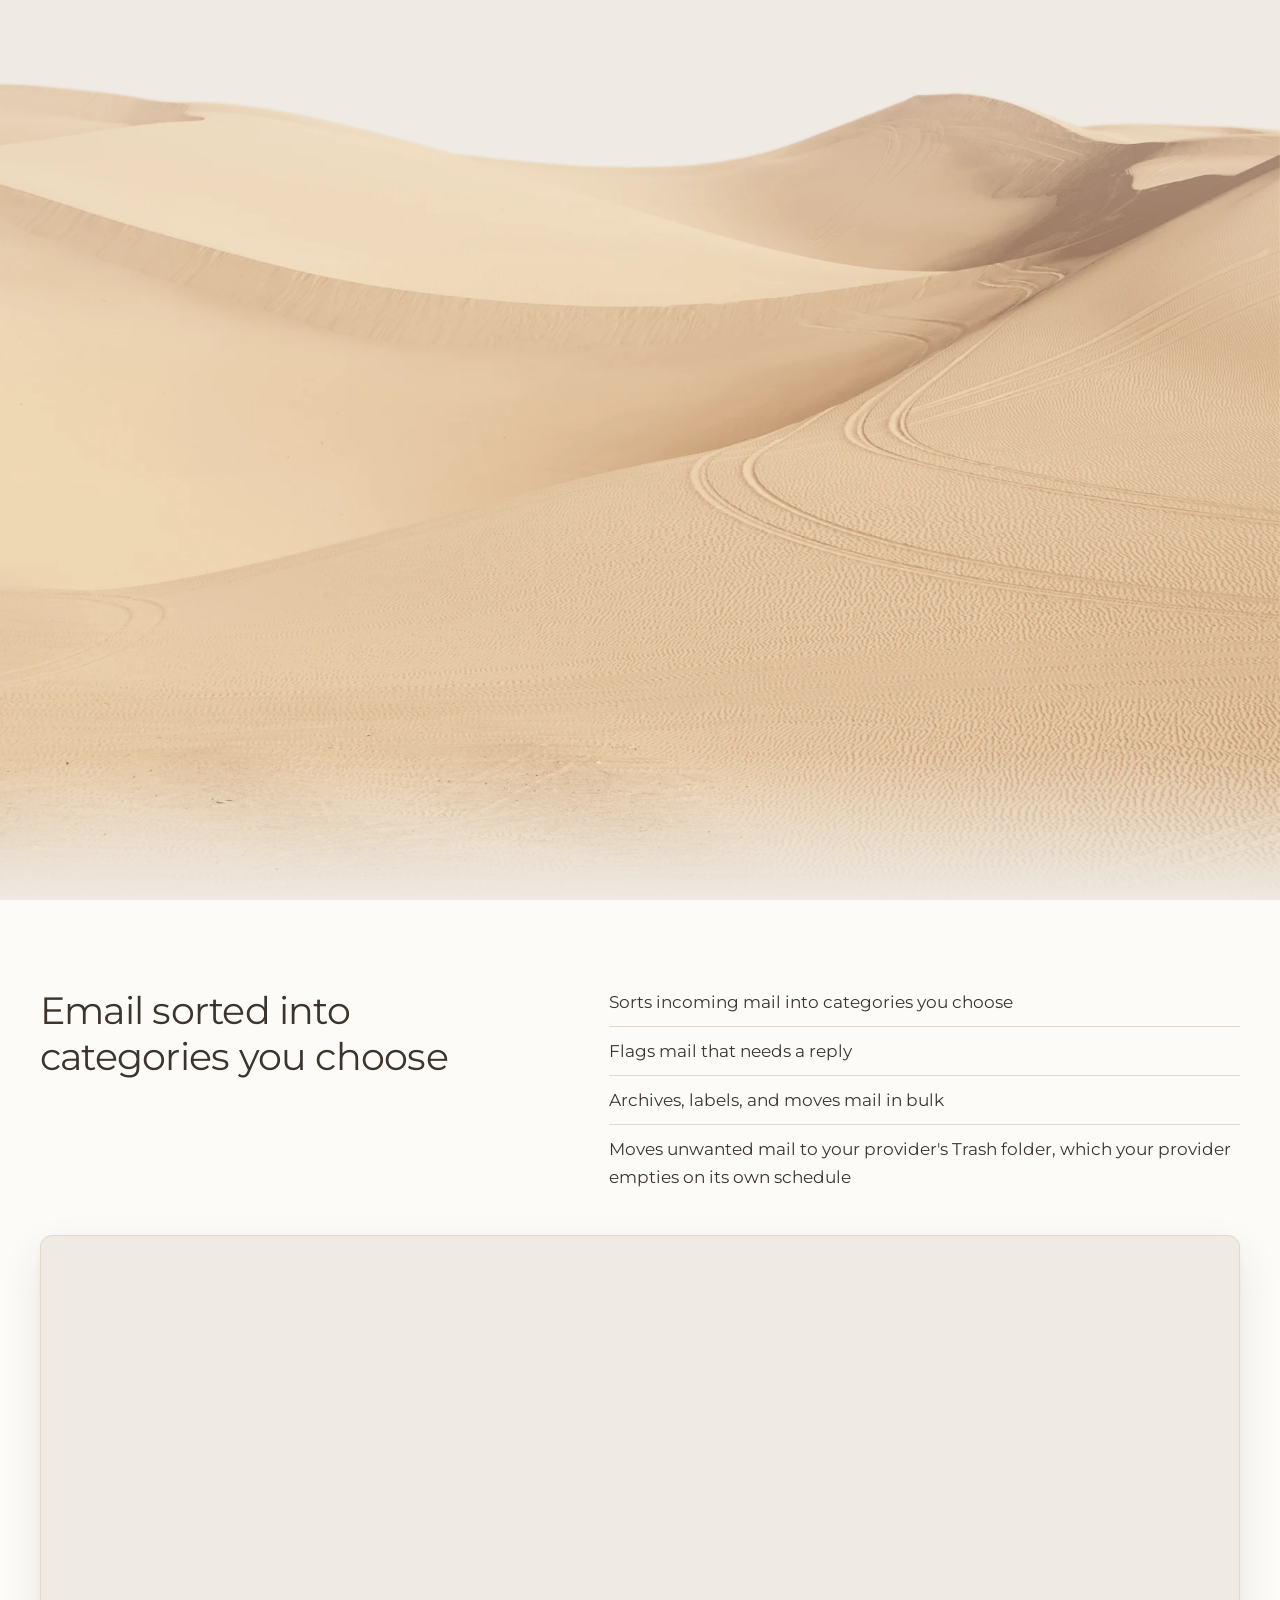
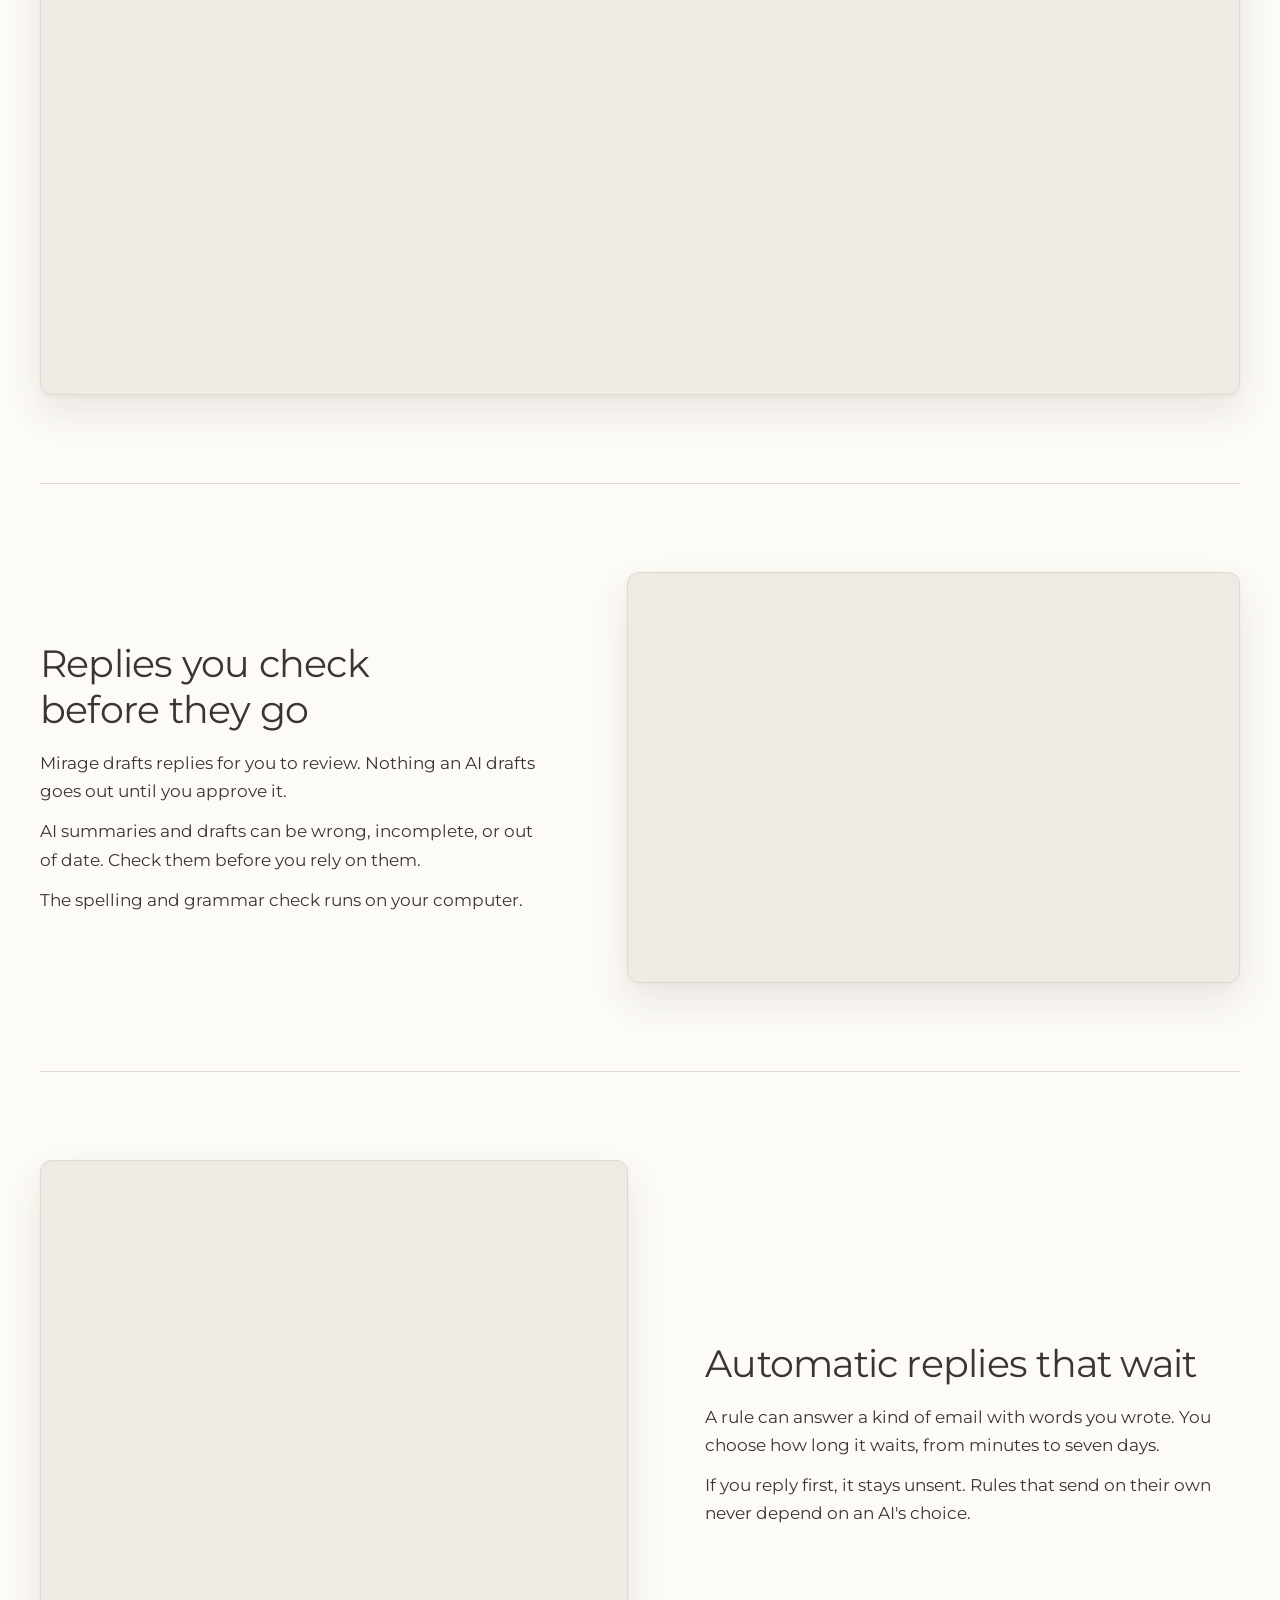
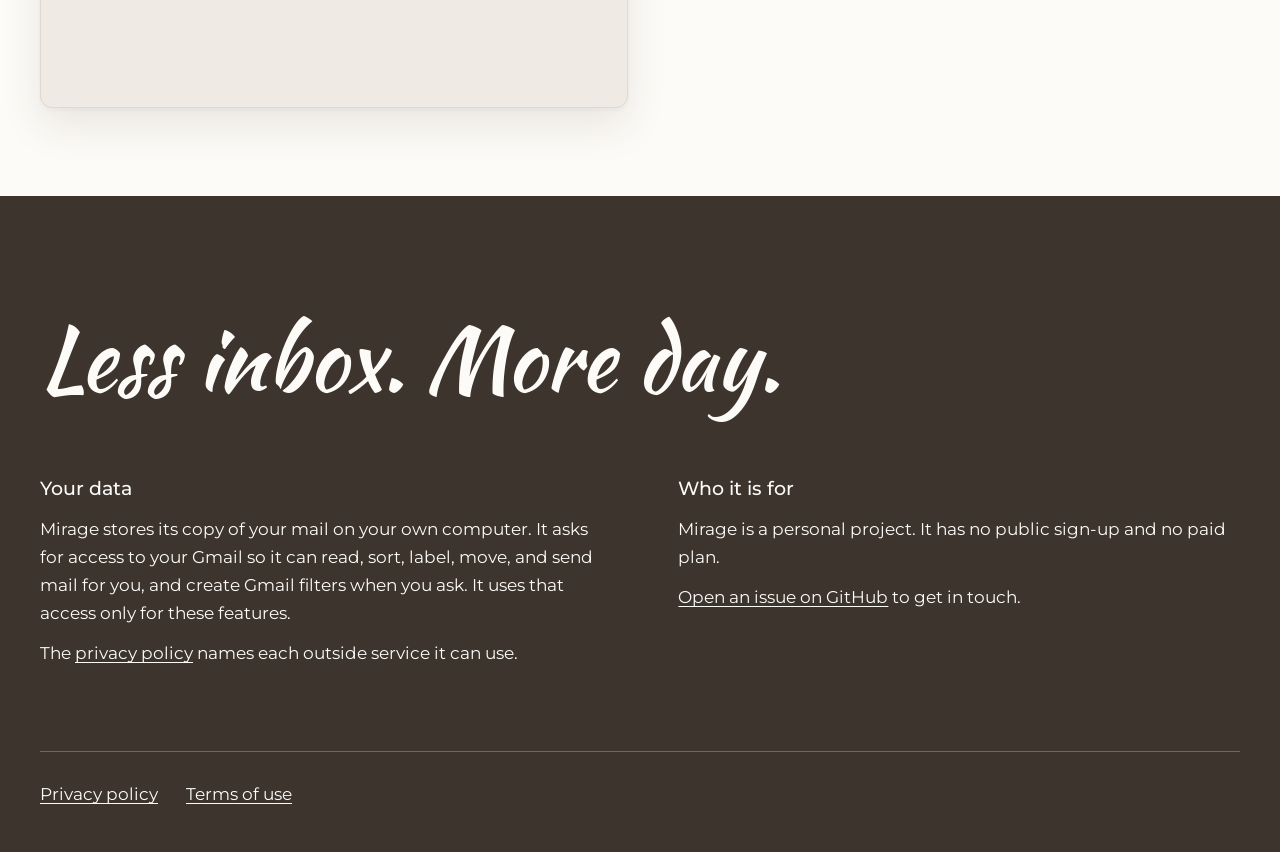
<file: index.html>
<!DOCTYPE html>
<html lang="en-NZ" data-type="software">
<head>
<meta charset="utf-8">
<meta name="viewport" content="width=device-width, initial-scale=1">
<meta http-equiv="Content-Security-Policy" content="default-src 'none'; img-src 'self'; style-src 'self'; font-src 'self'; script-src 'self'; base-uri 'none'; form-action 'none'">
<meta name="page-type" content="software">
<meta name="site-kind" content="software">
<meta name="referrer" content="strict-origin-when-cross-origin">
<title>Mirage | Less inbox. More day.</title>
<meta name="description" content="Mirage is a personal email app that runs on your own computer.">
<link rel="canonical" href="https://cyclone123ok.github.io/emailos-site/">
<meta name="theme-color" content="#efeae3" media="(prefers-color-scheme: light)">
<meta name="theme-color" content="#2f2823" media="(prefers-color-scheme: dark)">
<meta property="og:type" content="website">
<meta property="og:title" content="Mirage | Less inbox. More day.">
<meta property="og:description" content="Mirage is a personal email app that runs on your own computer.">
<meta property="og:url" content="https://cyclone123ok.github.io/emailos-site/">
<meta property="og:image" content="https://cyclone123ok.github.io/emailos-site/assets/dunes-1000.webp">
<link rel="icon" href="assets/icon.svg" type="image/svg+xml">
<link rel="preload" href="assets/montserrat.woff2" as="font" type="font/woff2" crossorigin>
<link rel="stylesheet" href="style.css?v=13">
<script src="intro.js?v=6"></script>
</head>
<body class="home">
<a class="skip" href="#what">Skip to the details</a>

<header class="hero">
  <nav class="top" aria-label="Main">
    <a href="#what">What it does</a>
    <a href="privacy.html">Privacy</a>
    <a href="terms.html">Terms</a>
  </nav>
  <picture>
    <source media="(prefers-color-scheme: dark)" srcset="assets/dunes-dark-1000.webp 1000w, assets/dunes-dark.webp 2400w" sizes="100vw">
    <img class="hero-dunes" width="3200" height="1280" src="assets/dunes-1000.webp" srcset="assets/dunes-1000.webp 1000w, assets/dunes.webp 2400w" sizes="100vw" alt="" fetchpriority="high" decoding="async">
  </picture>
  <div class="hero-brand">
    <h1><img src="assets/icon.svg" alt="" width="72" height="72"><span>Mirage</span></h1>
    <p class="hero-slogan">Less inbox. More day.</p>
    <p class="lead">Mirage is a personal email app that runs on your own computer.</p>
    <a class="action" href="#what">See what Mirage does<svg viewBox="0 0 24 24" width="18" height="18" fill="none" stroke="currentColor" stroke-width="1.8" stroke-linecap="round" stroke-linejoin="round" aria-hidden="true"><path d="M5 9l7 7 7-7"/></svg></a>
  </div>
</header>

<main id="what" tabindex="-1">
  <section class="wide" aria-labelledby="sort-title">
    <div class="copy">
      <h2 id="sort-title">Email sorted into categories you choose</h2>
      <ul class="ruled">
        <li>Sorts incoming mail into categories you choose</li>
        <li>Flags mail that needs a reply</li>
        <li>Archives, labels, and moves mail in bulk</li>
        <li>Moves unwanted mail to your provider's Trash folder, which your provider empties on its own schedule</li>
      </ul>
    </div>
    <picture class="shot">
      <source media="(prefers-color-scheme: dark)" srcset="assets/app-home-800-dark.webp 800w, assets/app-home-dark.webp 1500w" sizes="(max-width: 80rem) 100vw, 1200px">
      <img src="assets/app-home-light.webp" srcset="assets/app-home-800-light.webp 800w, assets/app-home-light.webp 1500w" sizes="(max-width: 80rem) 100vw, 1200px" width="1500" height="949" loading="lazy" decoding="async" alt="The Mirage home screen with demo mail: replies owed, tasks, and a board of categories with email counts.">
    </picture>
  </section>

  <section class="split" aria-labelledby="write-title">
    <div class="copy">
      <h2 id="write-title">Replies you check before they go</h2>
      <p>Mirage drafts replies for you to review. Nothing an AI drafts goes out until you approve it.</p>
      <p>AI summaries and drafts can be wrong, incomplete, or out of date. Check them before you rely on them.</p>
      <p>The spelling and grammar check runs on your computer.</p>
    </div>
    <picture class="shot">
      <source media="(prefers-color-scheme: dark)" srcset="assets/app-write-dark.webp">
      <img src="assets/app-write-light.webp" width="837" height="560" loading="lazy" decoding="async" alt="A draft in Mirage with spelling mistakes underlined and a suggested correction.">
    </picture>
  </section>

  <section class="split flip" aria-labelledby="rules-title">
    <div class="copy">
      <h2 id="rules-title">Automatic replies that wait</h2>
      <p>A rule can answer a kind of email with words you wrote. You choose how long it waits, from minutes to seven days.</p>
      <p>If you reply first, it stays unsent. Rules that send on their own never depend on an AI's choice.</p>
    </div>
    <picture class="shot">
      <source media="(prefers-color-scheme: dark)" srcset="assets/app-rules-dark.webp">
      <img src="assets/app-rules-light.webp" width="966" height="900" loading="lazy" decoding="async" alt="The Mirage Automation page with a rule form, a reply box, and a wait of 10 minutes before replying.">
    </picture>
  </section>

</main>

<section class="close" aria-labelledby="close-title">
  <div class="close-in">
    <h2 id="close-title" class="close-slogan">Less inbox. More day.</h2>
    <div class="close-grid">
      <div>
        <h3>Your data</h3>
        <p>Mirage stores its copy of your mail on your own computer. It asks for access to your Gmail so it can read, sort, label, move, and send mail for you, and create Gmail filters when you ask. It uses that access only for these features.</p>
        <p>The <a href="privacy.html">privacy policy</a> names each outside service it can use.</p>
      </div>
      <div>
        <h3>Who it is for</h3>
        <p>Mirage is a personal project. It has no public sign-up and no paid plan.</p>
        <p><a href="https://github.com/cyclone123ok/emailos-site/issues">Open an issue on GitHub</a> to get in touch.</p>
      </div>
    </div>
    <footer><a href="privacy.html">Privacy policy</a><a href="terms.html">Terms of use</a></footer>
  </div>
</section>
</body>
</html>
</file>
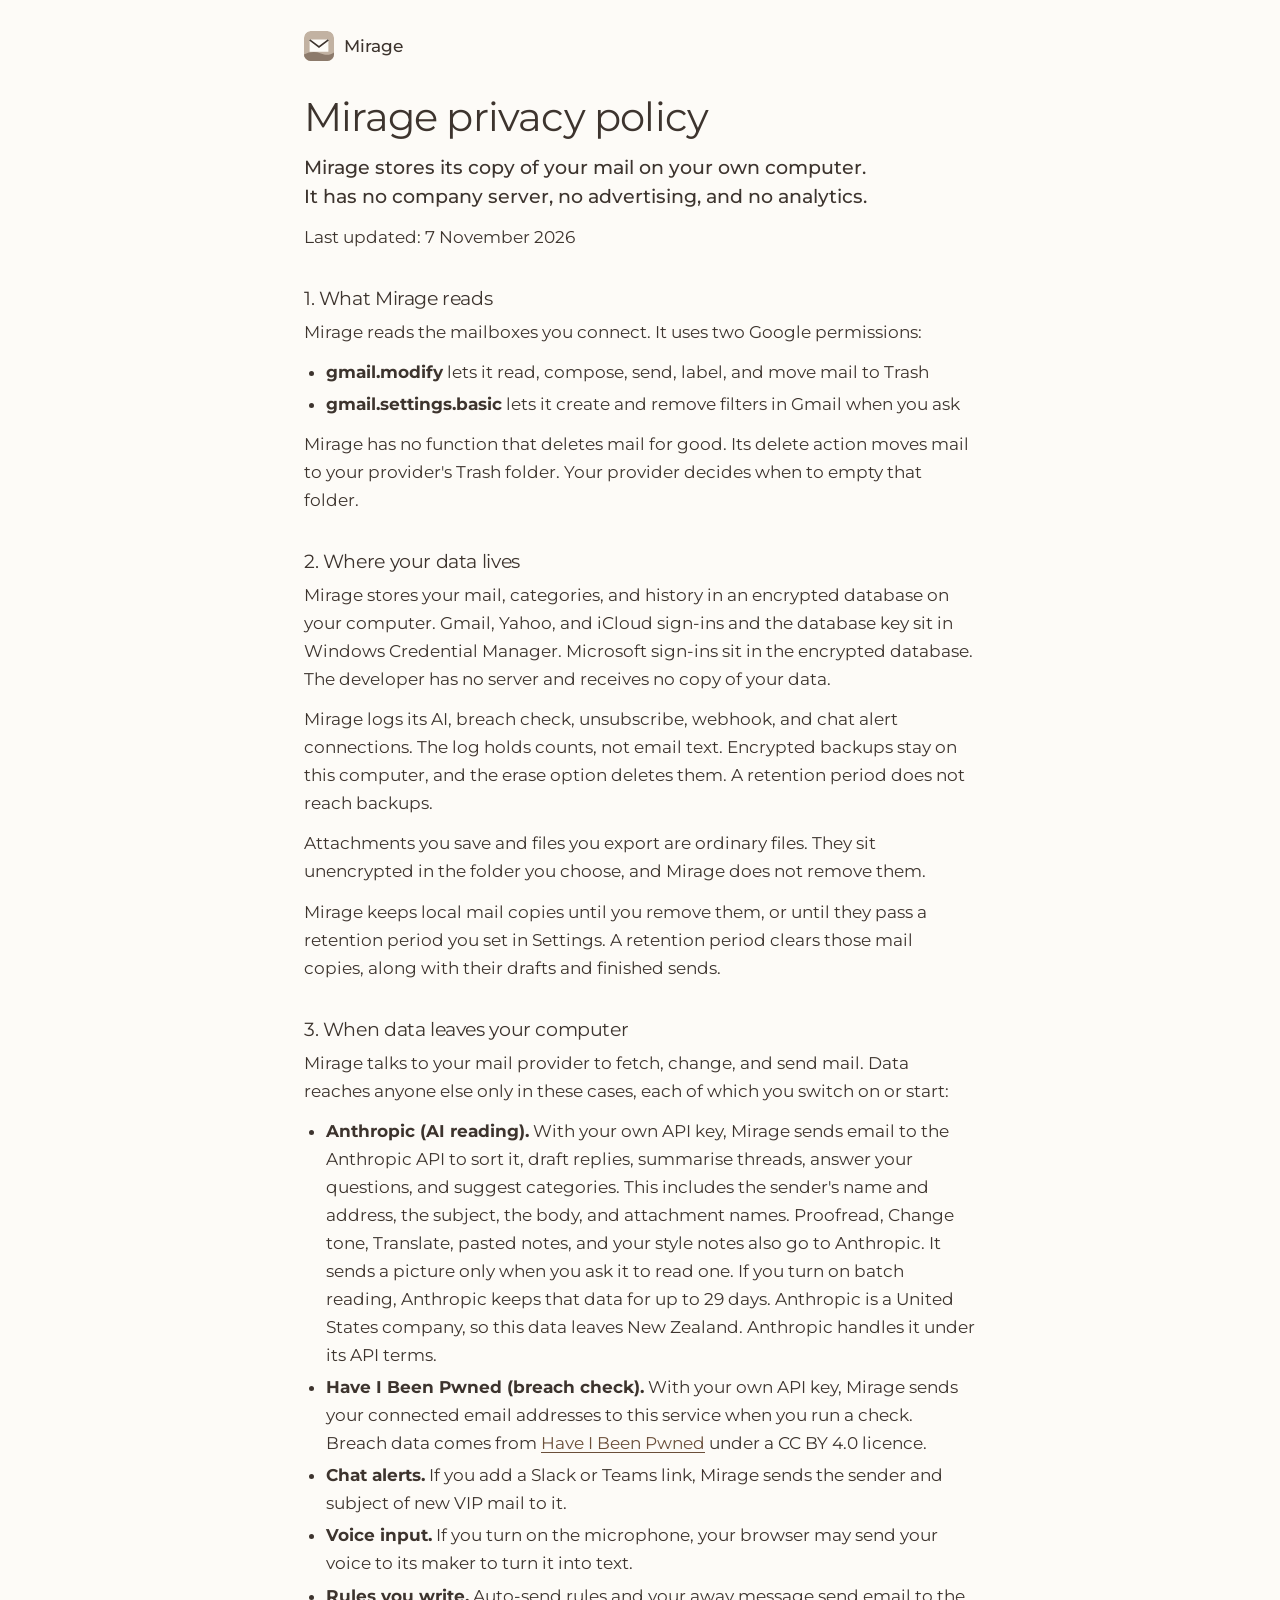
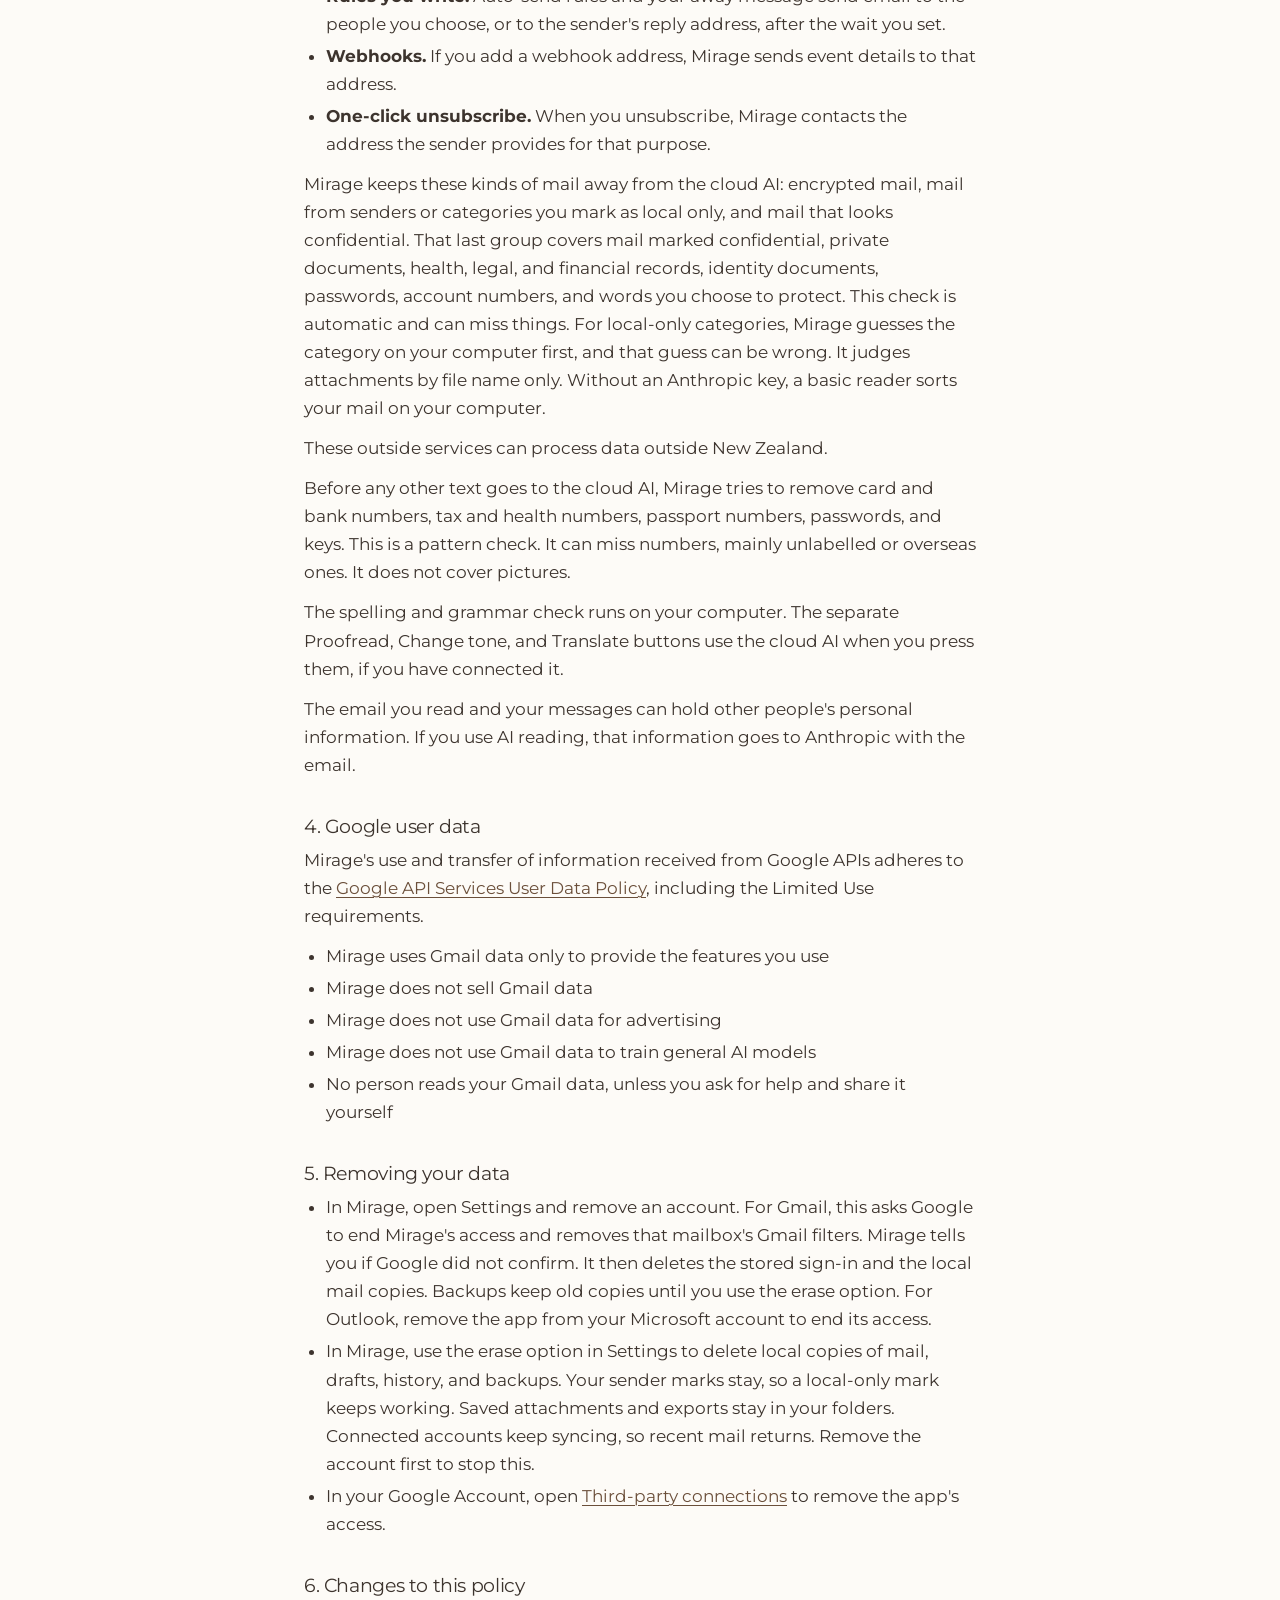
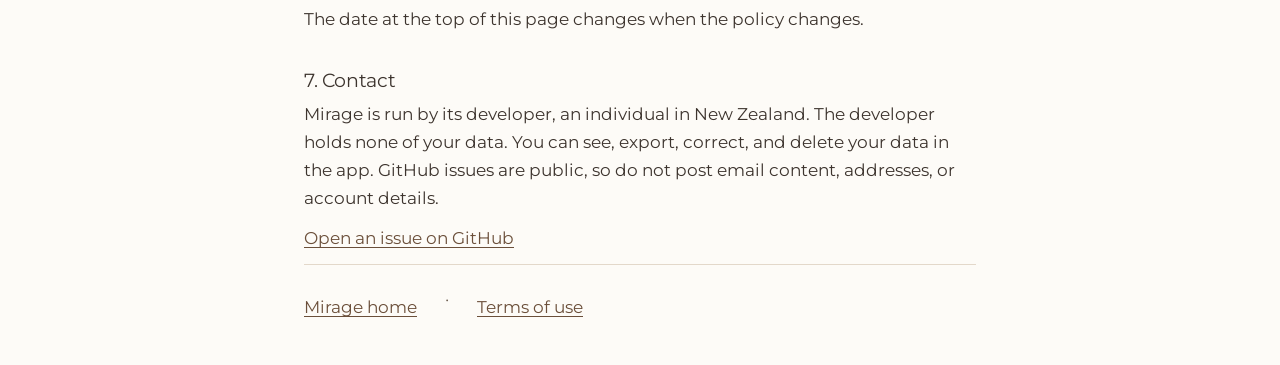
<file: privacy.html>
<!DOCTYPE html>
<html lang="en-NZ">
<head>
<meta charset="utf-8">
<meta name="viewport" content="width=device-width, initial-scale=1">
<title>Mirage Privacy</title>
<meta name="description" content="How Mirage handles your email and your Google data.">
<meta http-equiv="Content-Security-Policy" content="default-src 'none'; img-src 'self'; style-src 'self'; font-src 'self'; base-uri 'none'; form-action 'none'">
<link rel="icon" href="assets/icon.svg" type="image/svg+xml">
<link rel="preload" href="assets/montserrat.woff2" as="font" type="font/woff2" crossorigin>
<link rel="stylesheet" href="style.css?v=13">
</head>
<body>
<header class="page-top"><a href="./"><img src="assets/icon.svg" alt="" width="30" height="30">Mirage</a></header>
<main>
<h1>Mirage privacy policy</h1>
<p class="lead">Mirage stores its copy of your mail on your own computer. It has no company server, no advertising, and no analytics.</p>
<p>Last updated: 7 November 2026</p>

<h2>1. What Mirage reads</h2>
<p>Mirage reads the mailboxes you connect. It uses two Google permissions:</p>
<ul>
<li><strong>gmail.modify</strong> lets it read, compose, send, label, and move mail to Trash</li>
<li><strong>gmail.settings.basic</strong> lets it create and remove filters in Gmail when you ask</li>
</ul>
<p>Mirage has no function that deletes mail for good. Its delete action moves mail to your provider's Trash folder. Your provider decides when to empty that folder.</p>

<h2>2. Where your data lives</h2>
<p>Mirage stores your mail, categories, and history in an encrypted database on your computer. Gmail, Yahoo, and iCloud sign-ins and the database key sit in Windows Credential Manager. Microsoft sign-ins sit in the encrypted database. The developer has no server and receives no copy of your data.</p>
<p>Mirage logs its AI, breach check, unsubscribe, webhook, and chat alert connections. The log holds counts, not email text. Encrypted backups stay on this computer, and the erase option deletes them. A retention period does not reach backups.</p>
<p>Attachments you save and files you export are ordinary files. They sit unencrypted in the folder you choose, and Mirage does not remove them.</p>
<p>Mirage keeps local mail copies until you remove them, or until they pass a retention period you set in Settings. A retention period clears those mail copies, along with their drafts and finished sends.</p>

<h2>3. When data leaves your computer</h2>
<p>Mirage talks to your mail provider to fetch, change, and send mail. Data reaches anyone else only in these cases, each of which you switch on or start:</p>
<ul>
<li><strong>Anthropic (AI reading).</strong> With your own API key, Mirage sends email to the Anthropic API to sort it, draft replies, summarise threads, answer your questions, and suggest categories. This includes the sender's name and address, the subject, the body, and attachment names. Proofread, Change tone, Translate, pasted notes, and your style notes also go to Anthropic. It sends a picture only when you ask it to read one. If you turn on batch reading, Anthropic keeps that data for up to 29 days. Anthropic is a United States company, so this data leaves New Zealand. Anthropic handles it under its API terms.</li>
<li><strong>Have I Been Pwned (breach check).</strong> With your own API key, Mirage sends your connected email addresses to this service when you run a check. Breach data comes from <a href="https://haveibeenpwned.com">Have I Been Pwned</a> under a CC BY 4.0 licence.</li>
<li><strong>Chat alerts.</strong> If you add a Slack or Teams link, Mirage sends the sender and subject of new VIP mail to it.</li>
<li><strong>Voice input.</strong> If you turn on the microphone, your browser may send your voice to its maker to turn it into text.</li>
<li><strong>Rules you write.</strong> Auto-send rules and your away message send email to the people you choose, or to the sender's reply address, after the wait you set.</li>
<li><strong>Webhooks.</strong> If you add a webhook address, Mirage sends event details to that address.</li>
<li><strong>One-click unsubscribe.</strong> When you unsubscribe, Mirage contacts the address the sender provides for that purpose.</li>
</ul>
<p>Mirage keeps these kinds of mail away from the cloud AI: encrypted mail, mail from senders or categories you mark as local only, and mail that looks confidential. That last group covers mail marked confidential, private documents, health, legal, and financial records, identity documents, passwords, account numbers, and words you choose to protect. This check is automatic and can miss things. For local-only categories, Mirage guesses the category on your computer first, and that guess can be wrong. It judges attachments by file name only. Without an Anthropic key, a basic reader sorts your mail on your computer.</p>
<p>These outside services can process data outside New Zealand.</p>
<p>Before any other text goes to the cloud AI, Mirage tries to remove card and bank numbers, tax and health numbers, passport numbers, passwords, and keys. This is a pattern check. It can miss numbers, mainly unlabelled or overseas ones. It does not cover pictures.</p>
<p>The spelling and grammar check runs on your computer. The separate Proofread, Change tone, and Translate buttons use the cloud AI when you press them, if you have connected it.</p>
<p>The email you read and your messages can hold other people's personal information. If you use AI reading, that information goes to Anthropic with the email.</p>

<h2>4. Google user data</h2>
<p>Mirage's use and transfer of information received from Google APIs adheres to the <a href="https://developers.google.com/terms/api-services-user-data-policy">Google API Services User Data Policy</a>, including the Limited Use requirements.</p>
<ul>
<li>Mirage uses Gmail data only to provide the features you use</li>
<li>Mirage does not sell Gmail data</li>
<li>Mirage does not use Gmail data for advertising</li>
<li>Mirage does not use Gmail data to train general AI models</li>
<li>No person reads your Gmail data, unless you ask for help and share it yourself</li>
</ul>

<h2>5. Removing your data</h2>
<ul>
<li>In Mirage, open Settings and remove an account. For Gmail, this asks Google to end Mirage's access and removes that mailbox's Gmail filters. Mirage tells you if Google did not confirm. It then deletes the stored sign-in and the local mail copies. Backups keep old copies until you use the erase option. For Outlook, remove the app from your Microsoft account to end its access.</li>
<li>In Mirage, use the erase option in Settings to delete local copies of mail, drafts, history, and backups. Your sender marks stay, so a local-only mark keeps working. Saved attachments and exports stay in your folders. Connected accounts keep syncing, so recent mail returns. Remove the account first to stop this.</li>
<li>In your Google Account, open <a href="https://myaccount.google.com/permissions">Third-party connections</a> to remove the app's access.</li>
</ul>

<h2>6. Changes to this policy</h2>
<p>The date at the top of this page changes when the policy changes.</p>

<h2>7. Contact</h2>
<p>Mirage is run by its developer, an individual in New Zealand. The developer holds none of your data. You can see, export, correct, and delete your data in the app. GitHub issues are public, so do not post email content, addresses, or account details.</p>
<p><a href="https://github.com/cyclone123ok/emailos-site/issues">Open an issue on GitHub</a></p>
</main>
<footer><a href="index.html">Mirage home</a> · <a href="terms.html">Terms of use</a></footer>
</body>
</html>
</file>
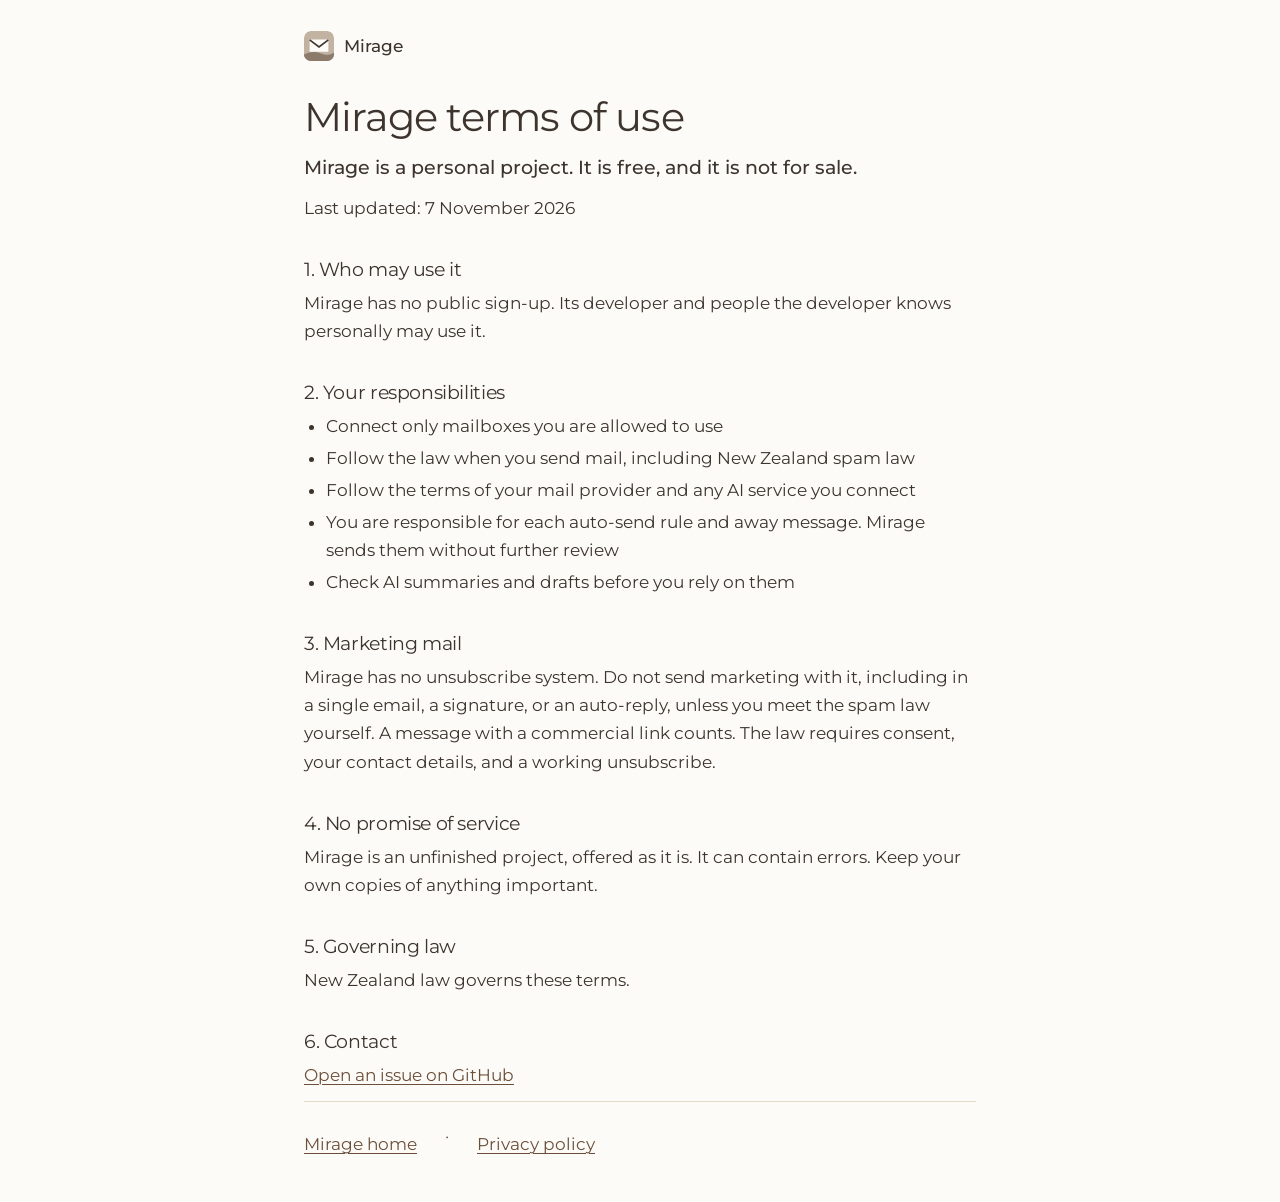
<file: terms.html>
<!DOCTYPE html>
<html lang="en-NZ">
<head>
<meta charset="utf-8">
<meta name="viewport" content="width=device-width, initial-scale=1">
<title>Mirage Terms</title>
<meta name="description" content="Terms of use for Mirage, a personal email app.">
<meta http-equiv="Content-Security-Policy" content="default-src 'none'; img-src 'self'; style-src 'self'; font-src 'self'; base-uri 'none'; form-action 'none'">
<link rel="icon" href="assets/icon.svg" type="image/svg+xml">
<link rel="preload" href="assets/montserrat.woff2" as="font" type="font/woff2" crossorigin>
<link rel="stylesheet" href="style.css?v=13">
</head>
<body>
<header class="page-top"><a href="./"><img src="assets/icon.svg" alt="" width="30" height="30">Mirage</a></header>
<main>
<h1>Mirage terms of use</h1>
<p class="lead">Mirage is a personal project. It is free, and it is not for sale.</p>
<p>Last updated: 7 November 2026</p>

<h2>1. Who may use it</h2>
<p>Mirage has no public sign-up. Its developer and people the developer knows personally may use it.</p>

<h2>2. Your responsibilities</h2>
<ul>
<li>Connect only mailboxes you are allowed to use</li>
<li>Follow the law when you send mail, including New Zealand spam law</li>
<li>Follow the terms of your mail provider and any AI service you connect</li>
<li>You are responsible for each auto-send rule and away message. Mirage sends them without further review</li>
<li>Check AI summaries and drafts before you rely on them</li>
</ul>

<h2>3. Marketing mail</h2>
<p>Mirage has no unsubscribe system. Do not send marketing with it, including in a single email, a signature, or an auto-reply, unless you meet the spam law yourself. A message with a commercial link counts. The law requires consent, your contact details, and a working unsubscribe.</p>

<h2>4. No promise of service</h2>
<p>Mirage is an unfinished project, offered as it is. It can contain errors. Keep your own copies of anything important.</p>

<h2>5. Governing law</h2>
<p>New Zealand law governs these terms.</p>

<h2>6. Contact</h2>
<p><a href="https://github.com/cyclone123ok/emailos-site/issues">Open an issue on GitHub</a></p>
</main>
<footer><a href="index.html">Mirage home</a> · <a href="privacy.html">Privacy policy</a></footer>
</body>
</html>
</file>
<file: style.css>
@font-face {
  font-family: "Montserrat";
  src: url("assets/montserrat.woff2") format("woff2");
  font-weight: 100 900;
  font-display: swap;
}

@font-face {
  font-family: "Kaushan Script";
  src: url("assets/kaushan-script.woff2") format("woff2");
  font-display: swap;
}

:root {
  color-scheme: light dark;
  --bg: #fdfbf7;
  --sky: #efeae3;
  --ink: #3d342e;
  --paint: #3d342e;
  --muted: #6e5e51;
  --link: #6b4f3a;
  --line: #e3d8ca;
  --ring: #6b4f3a;
  --pick: #c2b2a2;
  --glow: rgb(253 251 247 / 0.62);
  --sprite: url("assets/slogan-light.webp");
  --ease: cubic-bezier(0.16, 1, 0.3, 1);
}

@media (prefers-color-scheme: dark) {
  :root {
    --bg: #241e1a;
    --sky: #2f2823;
    --ink: #fdfbf7;
    --paint: #fdfbf7;
    --muted: #d3c6b8;
    --link: #e2c9ad;
    --line: #4d4339;
    --ring: #e2c9ad;
    --pick: #684f3a;
    --glow: rgb(36 30 26 / 0.18);
    --sprite: url("assets/slogan-dark.webp");
  }
}

* { box-sizing: border-box; }

html {
  overflow-x: hidden;
  overscroll-behavior-x: none;
  scroll-behavior: smooth;
  scrollbar-color: var(--pick) var(--bg);
  -webkit-text-size-adjust: 100%;
}

body {
  overflow-x: clip;
  margin: 0;
  background: var(--bg);
  color: var(--ink);
  font: 400 1.0625rem/1.65 "Montserrat", system-ui, -apple-system, "Segoe UI", sans-serif;
}

::selection { background: var(--pick); color: var(--ink); }

a {
  color: var(--link);
  text-decoration-thickness: 1px;
  text-underline-offset: 3px;
}

a:hover { text-decoration-thickness: 2px; }

:focus-visible {
  outline: 2px solid var(--ring);
  outline-offset: 3px;
  border-radius: 2px;
}

main:focus { outline: none; }

.skip {
  position: absolute;
  left: 16px;
  top: -64px;
  z-index: 5;
  padding: 10px 16px;
  background: var(--bg);
  color: var(--ink);
  border-radius: 6px;
}

.skip:focus { top: 16px; }

/* The hero is the same dune as the app, and its resting state needs no script. */
.hero {
  position: relative;
  display: flex;
  flex-direction: column;
  align-items: center;
  min-height: 100vh;
  min-height: 100svh;
  padding: clamp(88px, 15svh, 150px) 16px 64px;
  overflow: hidden;
  background: var(--sky);
  text-align: center;
}

.hero-dunes {
  position: absolute;
  inset: 0;
  width: 100%;
  height: 100%;
  object-fit: cover;
  object-position: center 30%;
}

.hero-brand {
  position: relative;
  z-index: 1;
  display: grid;
  justify-items: center;
  gap: 6px;
  max-width: 40rem;
}

/* The dune has a dark ridge behind this text, so soft light keeps it readable at every width. */
.hero-brand::before {
  content: "";
  position: absolute;
  z-index: -1;
  inset: -12% -22% -18%;
  background: radial-gradient(closest-side, var(--glow) 62%, transparent);
}

.hero h1 {
  display: flex;
  align-items: center;
  gap: 16px;
  margin: 0;
  font-size: clamp(2.6rem, 8vw, 4.5rem);
  font-weight: 300;
  line-height: 1.1;
  letter-spacing: -0.02em;
}

.hero h1 img {
  width: 1.15em;
  height: 1.15em;
  border-radius: 22%;
  box-shadow: 0 10px 24px rgb(61 52 46 / 0.18);
}

.hero-slogan {
  margin: 4px 0 18px;
  color: var(--paint);
  font-family: "Kaushan Script", "Brush Script MT", cursive;
  font-size: clamp(1.7rem, 4.4vw, 2.5rem);
  line-height: 1.25;
}

.lead {
  max-width: 30rem;
  margin: 0;
  font-size: clamp(1.05rem, 2.2vw, 1.2rem);
  font-weight: 500;
  line-height: 1.5;
  text-wrap: balance;
}

.action {
  display: inline-flex;
  align-items: center;
  gap: 8px;
  min-height: 48px;
  margin-top: 18px;
  padding: 0 22px;
  border-radius: 999px;
  background: var(--ink);
  color: var(--bg);
  font-weight: 500;
  text-decoration: none;
  transition: transform 180ms var(--ease), opacity 180ms var(--ease);
}

.action:hover { opacity: 0.9; transform: translateY(1px); }
.action:active { transform: translateY(2px); }

/* The opening. Letters are their own layers, so the paint rasters once and only moves after that. */
.wave {
  position: absolute;
  z-index: 2;
  inset: 0;
  display: flex;
  flex-wrap: wrap;
  align-content: flex-start;
  justify-content: center;
  gap: 0 0.34em;
  padding: clamp(96px, 23svh, 230px) 16px 0;
  font-size: clamp(3.4rem, 8.6vw, 6rem);
  line-height: 1.2;
  pointer-events: none;
}

.wave-line, .wave-word { display: inline-flex; white-space: nowrap; }
.wave-line { gap: 0 0.28em; height: 1.2em; }

.wave-letter {
  display: inline-block;
  flex: none;
  width: calc(var(--w) * 1em);
  height: 1.9063em;
  margin: -0.3542em calc((var(--a) - var(--w)) * 0.5em);
  background: var(--sprite) no-repeat calc(var(--x) * -1em) 0 / 16.3229em 1.9063em;
  opacity: 0;
  transform-origin: 50% 70%;
  will-change: transform, opacity;
  animation: land 1050ms var(--ease) both;
  animation-delay: calc(var(--i) * var(--stagger));
}

@keyframes land {
  0% { opacity: 0; transform: translate3d(-0.08em, 0.95em, 0) rotate(9deg) scale(0.9); }
  38% { opacity: 1; }
  58% { transform: translate3d(0, -0.12em, 0) rotate(-2.5deg) scale(1.02); }
  100% { opacity: 1; transform: none; }
}

.intro-out .wave-letter {
  animation: recede 560ms cubic-bezier(0.7, 0, 0.84, 0) both;
  animation-delay: calc(var(--i) * 10ms);
}

@keyframes recede {
  0% { opacity: 1; transform: none; }
  100% { opacity: 0; transform: translate3d(0.06em, -0.32em, 0) rotate(-3deg) scale(1.03); }
}

.intro { overflow: hidden; }
.intro .hero-brand, .intro .top { opacity: 0; }

.intro .hero-dunes {
  animation: settle 4300ms var(--ease) both;
}

@keyframes settle {
  from { transform: scale(1.05); }
  to { transform: none; }
}

.intro.intro-logo .hero-brand,
.intro.intro-logo .top {
  opacity: 1;
  transition: opacity 1100ms var(--ease);
}

.intro.intro-skip .wave { opacity: 0; transition: opacity 220ms ease-out; }
.intro.intro-skip .hero-brand,
.intro.intro-skip .top { transition-duration: 240ms; }

/* Each section shows the real app, on open rows rather than boxes. */
.top {
  position: absolute;
  z-index: 3;
  top: 8px;
  right: clamp(8px, 4vw, 32px);
  display: flex;
  gap: 4px;
}

.top a {
  display: inline-flex;
  align-items: center;
  min-height: 44px;
  padding: 0 12px;
  color: var(--ink);
  font-size: 0.9375rem;
  font-weight: 500;
  text-decoration: none;
}

.top a:hover { text-decoration: underline; text-decoration-thickness: 1px; text-underline-offset: 4px; }

main {
  width: min(100%, 80rem);
  margin: 0 auto;
  padding: clamp(40px, 7vw, 88px) clamp(16px, 5vw, 40px) 0;
  scroll-margin-top: 24px;
}

section { padding-block: clamp(40px, 7vw, 88px); border-top: 1px solid var(--line); }
section:first-child { padding-top: 0; border-top: 0; }

h2 {
  margin: 0 0 16px;
  font-size: clamp(1.6rem, 3.4vw, 2.4rem);
  font-weight: 400;
  line-height: 1.2;
  letter-spacing: -0.02em;
  text-wrap: balance;
}

.copy p { max-width: 58ch; margin: 0 0 12px; }
.copy p:last-child { margin-bottom: 0; }

.wide .copy {
  display: grid;
  grid-template-columns: minmax(0, 1fr) minmax(0, 1.25fr);
  gap: 16px clamp(24px, 5vw, 64px);
  margin-bottom: clamp(24px, 4vw, 44px);
}

.wide h2 { margin: 0; }

.split {
  display: grid;
  grid-template-columns: minmax(0, 1fr) minmax(0, 1.2fr);
  align-items: center;
  gap: 24px clamp(32px, 6vw, 80px);
}

.flip { grid-template-columns: minmax(0, 1.1fr) minmax(0, 1fr); }
.flip .shot { order: -1; }

/* The page ends on one solid band, so the last screen has weight. */
.close {
  padding-block: clamp(56px, 9vw, 112px) 0;
  border: 0;
  background: var(--ink);
  color: var(--bg);
}

.close-in {
  width: calc(min(100%, 80rem) - 2 * clamp(16px, 5vw, 40px));
  margin: 0 auto;
}

.close-slogan {
  margin: 0 0 clamp(32px, 6vw, 64px);
  font-family: "Kaushan Script", "Brush Script MT", cursive;
  font-size: clamp(2.6rem, 8vw, 5.5rem);
  font-weight: 400;
  letter-spacing: 0;
  line-height: 1.15;
}

.close-grid {
  display: grid;
  grid-template-columns: repeat(2, minmax(0, 1fr));
  gap: 32px clamp(32px, 6vw, 80px);
}

.close h3 { margin: 0 0 10px; font-size: 1.2rem; font-weight: 500; }
.close p { max-width: 58ch; margin: 0 0 12px; }
.close a { color: inherit; }
.close :focus-visible { outline-color: currentColor; }

.close footer {
  width: auto;
  margin-top: clamp(40px, 7vw, 72px);
  border-top-color: color-mix(in srgb, var(--bg) 26%, transparent);
  color: inherit;
}

.shot {
  display: block;
  overflow: hidden;
  border: 1px solid var(--line);
  border-radius: 12px;
  background: var(--sky);
  box-shadow: 0 2px 4px rgb(61 52 46 / 0.04), 0 18px 40px rgb(61 52 46 / 0.1);
}

.shot img { display: block; width: 100%; height: auto; }

.ruled { padding: 0; margin: 0; list-style: none; }
.ruled li { padding-block: 10px; border-bottom: 1px solid var(--line); }
.ruled li:first-child { padding-top: 0; }
.ruled li:last-child { border-bottom: 0; padding-bottom: 0; }

footer {
  display: flex;
  flex-wrap: wrap;
  gap: 8px 28px;
  width: calc(min(100%, 72rem) - 2 * clamp(16px, 5vw, 40px));
  margin: 0 auto;
  padding-block: 20px 36px;
  border-top: 1px solid var(--line);
  color: var(--muted);
}

footer a {
  display: inline-block;
  padding-block: 8px;
}

/* Privacy and terms stay plain reading pages with the same voice. */
.page-top {
  width: min(100%, 44rem);
  margin: 0 auto;
  padding: 24px 16px 0;
}

.page-top a {
  display: inline-flex;
  align-items: center;
  gap: 10px;
  min-height: 44px;
  color: var(--ink);
  font-weight: 500;
  text-decoration: none;
}

.page-top img { width: 30px; height: 30px; border-radius: 22%; }

body:not(.home) main { width: min(100%, 44rem); padding: 24px 16px 0; }
body:not(.home) footer { width: calc(min(100%, 44rem) - 32px); }
body:not(.home) h1 { margin: 0 0 12px; font-size: clamp(1.9rem, 5vw, 2.5rem); font-weight: 400; line-height: 1.2; letter-spacing: -0.02em; }
body:not(.home) h2 { margin: 36px 0 8px; font-size: 1.2rem; }
body:not(.home) main p, body:not(.home) main ul { max-width: 65ch; margin: 0 0 12px; }
body:not(.home) main ul { padding-left: 22px; }
body:not(.home) main li { margin-bottom: 4px; }

@media (max-width: 50rem) {
  .wide .copy, .split, .flip, .close-grid { grid-template-columns: minmax(0, 1fr); }
  .flip .shot { order: 0; }
}

@media (max-width: 40rem) {
  .top { right: 0; left: 0; justify-content: center; }
  .wave { gap: 0; }
  .wave-line { width: 100%; justify-content: center; }
}

@media (prefers-reduced-motion: reduce) {
  html { scroll-behavior: auto; }
  .action { transition: none; }
}
</file>
